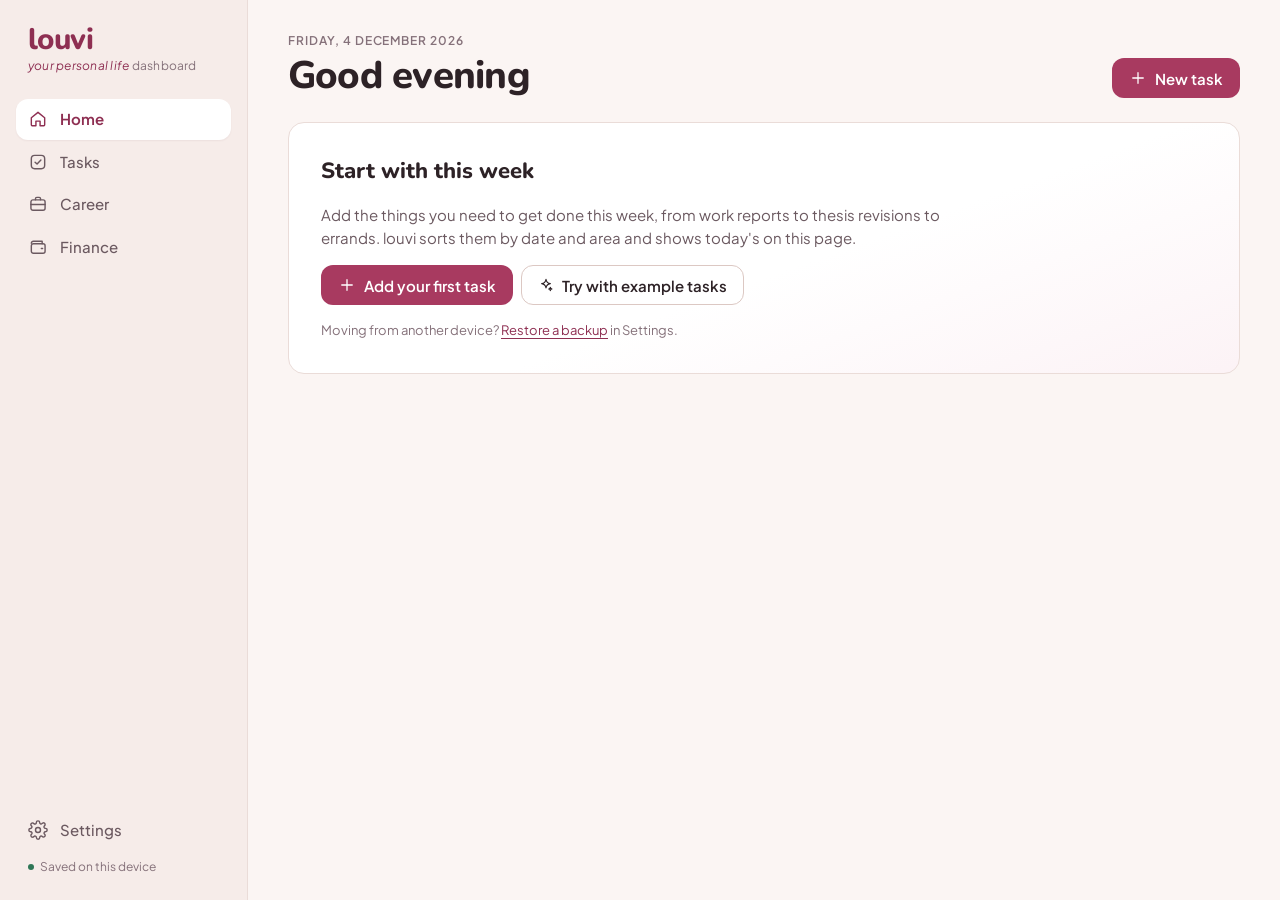
<file: index.html>
<!doctype html>
<html lang="en">
<head>
  <meta charset="utf-8">
  <meta name="viewport" content="width=device-width, initial-scale=1, viewport-fit=cover">
  <title>louvi</title>
  <meta name="description" content="louvi — your personal life dashboard">
  <meta name="theme-color" content="#FBF5F3">
  <link rel="icon" href="icons/icon.svg" type="image/svg+xml">
  <link rel="manifest" href="manifest.webmanifest">
  <link rel="apple-touch-icon" href="icons/apple-touch-icon.png">
  <meta name="apple-mobile-web-app-capable" content="yes">
  <meta name="apple-mobile-web-app-title" content="louvi">
  <meta name="apple-mobile-web-app-status-bar-style" content="default">
  <link rel="preload" href="fonts/plus-jakarta-sans.woff2" as="font" type="font/woff2" crossorigin>
  <link rel="stylesheet" href="css/tokens.css">
  <link rel="stylesheet" href="css/base.css">
  <link rel="stylesheet" href="css/components.css">
  <script>
    // Apply the saved theme before anything paints.
    try {
      var t = localStorage.getItem('louvi:theme');
      if (t === 'light' || t === 'dark') document.documentElement.setAttribute('data-theme', t);
    } catch (e) {}
  </script>
</head>
<body>
  <a class="skip-link" href="#main">Skip to content</a>

  <div class="shell">
    <aside class="sidebar" aria-label="Main">
      <a class="brand" href="#home" aria-label="louvi, home">
        <span class="brand__name">louvi</span>
        <span class="brand__tag"><em>your personal life</em> dashboard</span>
      </a>
      <nav class="nav">
        <a class="nav__link" href="#home" data-nav="home">
          <svg class="ic" width="20" height="20" viewBox="0 0 24 24" fill="none" stroke="currentColor" stroke-width="1.7" stroke-linecap="round" stroke-linejoin="round" aria-hidden="true"><path d="M4 10.5 12 4l8 6.5V19a1 1 0 0 1-1 1h-4.5v-5.5h-5V20H5a1 1 0 0 1-1-1z"/></svg>
          Home</a>
        <a class="nav__link" href="#tasks" data-nav="tasks">
          <svg class="ic" width="20" height="20" viewBox="0 0 24 24" fill="none" stroke="currentColor" stroke-width="1.7" stroke-linecap="round" stroke-linejoin="round" aria-hidden="true"><rect x="4" y="4" width="16" height="16" rx="4"/><path d="m8.5 12.2 2.4 2.3 4.6-4.9"/></svg>
          Tasks</a>
        <a class="nav__link" href="#career" data-nav="career">
          <svg class="ic" width="20" height="20" viewBox="0 0 24 24" fill="none" stroke="currentColor" stroke-width="1.7" stroke-linecap="round" stroke-linejoin="round" aria-hidden="true"><rect x="3.5" y="7" width="17" height="12.5" rx="2.5"/><path d="M9 7V5.5A1.5 1.5 0 0 1 10.5 4h3A1.5 1.5 0 0 1 15 5.5V7M3.5 12.5h17"/></svg>
          Career</a>
        <a class="nav__link" href="#finance" data-nav="finance">
          <svg class="ic" width="20" height="20" viewBox="0 0 24 24" fill="none" stroke="currentColor" stroke-width="1.7" stroke-linecap="round" stroke-linejoin="round" aria-hidden="true"><path d="M4 7.5A2.5 2.5 0 0 1 6.5 5H17v3"/><rect x="4" y="8" width="16.5" height="11.5" rx="2.5"/><path d="M16 13.75h1.5"/></svg>
          Finance</a>
      </nav>
      <div class="sidebar__foot">
        <a class="nav__link" href="#settings" data-nav="settings">
          <svg class="ic" width="20" height="20" viewBox="0 0 24 24" fill="none" stroke="currentColor" stroke-width="1.7" stroke-linecap="round" stroke-linejoin="round" aria-hidden="true"><circle cx="12" cy="12" r="3"/><path d="M19.4 15a1.7 1.7 0 0 0 .3 1.8l.1.1a2 2 0 1 1-2.8 2.8l-.1-.1a1.7 1.7 0 0 0-1.8-.3 1.7 1.7 0 0 0-1 1.5V21a2 2 0 1 1-4 0v-.1a1.7 1.7 0 0 0-1.1-1.5 1.7 1.7 0 0 0-1.8.3l-.1.1a2 2 0 1 1-2.8-2.8l.1-.1a1.7 1.7 0 0 0 .3-1.8 1.7 1.7 0 0 0-1.5-1H3a2 2 0 1 1 0-4h.1a1.7 1.7 0 0 0 1.5-1.1 1.7 1.7 0 0 0-.3-1.8l-.1-.1a2 2 0 1 1 2.8-2.8l.1.1a1.7 1.7 0 0 0 1.8.3H9a1.7 1.7 0 0 0 1-1.5V3a2 2 0 1 1 4 0v.1a1.7 1.7 0 0 0 1 1.5 1.7 1.7 0 0 0 1.8-.3l.1-.1a2 2 0 1 1 2.8 2.8l-.1.1a1.7 1.7 0 0 0-.3 1.8V9a1.7 1.7 0 0 0 1.5 1H21a2 2 0 1 1 0 4h-.1a1.7 1.7 0 0 0-1.5 1z"/></svg>
          Settings</a>
        <p class="save-status" id="save-status" aria-live="polite">Loading…</p>
      </div>
    </aside>

    <header class="topbar">
      <a class="brand brand--compact" href="#home" aria-label="louvi, home"><span class="brand__name">louvi</span></a>
      <a class="icon-btn topbar__settings" href="#settings" data-nav="settings" aria-label="Settings"><svg class="ic" width="20" height="20" viewBox="0 0 24 24" fill="none" stroke="currentColor" stroke-width="1.7" stroke-linecap="round" stroke-linejoin="round" aria-hidden="true"><circle cx="12" cy="12" r="3"/><path d="M19.4 15a1.7 1.7 0 0 0 .3 1.8l.1.1a2 2 0 1 1-2.8 2.8l-.1-.1a1.7 1.7 0 0 0-1.8-.3 1.7 1.7 0 0 0-1 1.5V21a2 2 0 1 1-4 0v-.1a1.7 1.7 0 0 0-1.1-1.5 1.7 1.7 0 0 0-1.8.3l-.1.1a2 2 0 1 1-2.8-2.8l.1-.1a1.7 1.7 0 0 0 .3-1.8 1.7 1.7 0 0 0-1.5-1H3a2 2 0 1 1 0-4h.1a1.7 1.7 0 0 0 1.5-1.1 1.7 1.7 0 0 0-.3-1.8l-.1-.1a2 2 0 1 1 2.8-2.8l.1.1a1.7 1.7 0 0 0 1.8.3H9a1.7 1.7 0 0 0 1-1.5V3a2 2 0 1 1 4 0v.1a1.7 1.7 0 0 0 1 1.5 1.7 1.7 0 0 0 1.8-.3l.1-.1a2 2 0 1 1 2.8 2.8l-.1.1a1.7 1.7 0 0 0-.3 1.8V9a1.7 1.7 0 0 0 1.5 1H21a2 2 0 1 1 0 4h-.1a1.7 1.7 0 0 0-1.5 1z"/></svg></a>
    </header>

    <main id="main" class="main" tabindex="-1">
      <div class="global-banner banner banner--error" id="global-banner" role="alert" hidden><p></p></div>
      <div id="view">
        <div class="page page--loading" aria-busy="true">
          <div class="skeleton skeleton--title"></div>
          <div class="skeleton skeleton--line"></div>
          <div class="skeleton skeleton--card"></div>
          <p class="sr-only">Loading your data…</p>
        </div>
      </div>
    </main>

    <nav class="tabbar" aria-label="Main">
      <a class="tabbar__link" href="#home" data-nav="home">
        <svg class="ic" width="22" height="22" viewBox="0 0 24 24" fill="none" stroke="currentColor" stroke-width="1.7" stroke-linecap="round" stroke-linejoin="round" aria-hidden="true"><path d="M4 10.5 12 4l8 6.5V19a1 1 0 0 1-1 1h-4.5v-5.5h-5V20H5a1 1 0 0 1-1-1z"/></svg>
        <span>Home</span></a>
      <a class="tabbar__link" href="#tasks" data-nav="tasks">
        <svg class="ic" width="22" height="22" viewBox="0 0 24 24" fill="none" stroke="currentColor" stroke-width="1.7" stroke-linecap="round" stroke-linejoin="round" aria-hidden="true"><rect x="4" y="4" width="16" height="16" rx="4"/><path d="m8.5 12.2 2.4 2.3 4.6-4.9"/></svg>
        <span>Tasks</span></a>
      <button type="button" class="tabbar__add" data-quick-add aria-label="Add new"></button>
      <a class="tabbar__link" href="#career" data-nav="career">
        <svg class="ic" width="22" height="22" viewBox="0 0 24 24" fill="none" stroke="currentColor" stroke-width="1.7" stroke-linecap="round" stroke-linejoin="round" aria-hidden="true"><rect x="3.5" y="7" width="17" height="12.5" rx="2.5"/><path d="M9 7V5.5A1.5 1.5 0 0 1 10.5 4h3A1.5 1.5 0 0 1 15 5.5V7M3.5 12.5h17"/></svg>
        <span>Career</span></a>
      <a class="tabbar__link" href="#finance" data-nav="finance">
        <svg class="ic" width="22" height="22" viewBox="0 0 24 24" fill="none" stroke="currentColor" stroke-width="1.7" stroke-linecap="round" stroke-linejoin="round" aria-hidden="true"><path d="M4 7.5A2.5 2.5 0 0 1 6.5 5H17v3"/><rect x="4" y="8" width="16.5" height="11.5" rx="2.5"/><path d="M16 13.75h1.5"/></svg>
        <span>Finance</span></a>
    </nav>
  </div>

  <noscript><p class="noscript">louvi needs JavaScript turned on.</p></noscript>

  <script type="module" src="js/app.js"></script>
  <script>
    // If the app hasn't started after 10 seconds (e.g. a file failed to load), say so.
    setTimeout(function () {
      if (document.documentElement.dataset.ready) return;
      var m = document.getElementById('view');
      if (m) m.innerHTML = '<div class="page"><div class="empty"><h1 class="empty__title">louvi is taking too long to start</h1>' +
        '<p class="empty__text">A file may have failed to load. Your data is safe. Check your connection and reload.</p>' +
        '<button type="button" class="btn btn--primary" onclick="location.reload()">Reload</button></div></div>';
    }, 10000);
  </script>
</body>
</html>
</file>
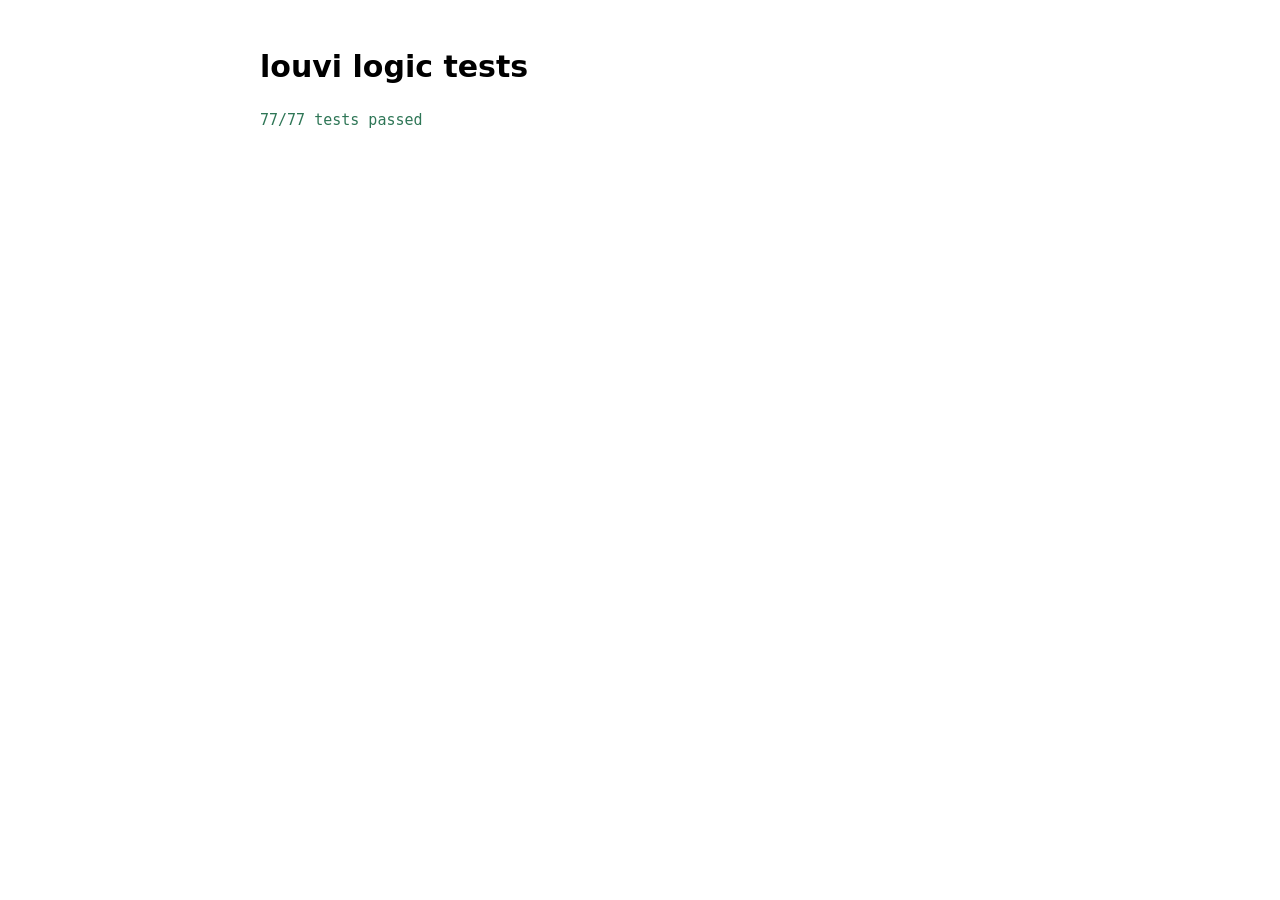
<file: tests/index.html>
<!doctype html>
<html lang="en">
<head>
  <meta charset="utf-8">
  <meta name="viewport" content="width=device-width, initial-scale=1">
  <title>louvi tests</title>
  <style>
    body { font: 15px/1.5 system-ui, sans-serif; padding: 24px; max-width: 760px; margin: auto; }
    pre { white-space: pre-wrap; }
    .pass { color: #2E7656; } .fail { color: #B3261E; }
  </style>
</head>
<body>
  <h1>louvi logic tests</h1>
  <pre id="out">Running…</pre>
  <script type="module">
    import { run } from './tests.js';
    const out = document.getElementById('out');
    const lines = [];
    const res = await run((l) => lines.push(l));
    out.textContent = lines.join('\n');
    out.className = res.failures.length ? 'fail' : 'pass';
  </script>
</body>
</html>
</file>
<file: css/tokens.css>
/* Louvi design tokens.
   Layout: soft cream canvas, a quiet sidebar, white cards only where content needs a container.
   Pink is used for surfaces and highlights; text and buttons use a deep rose so they stay readable. */

@font-face {
  font-family: 'Plus Jakarta Sans';
  src: url('../fonts/plus-jakarta-sans.woff2') format('woff2');
  font-weight: 200 800;
  font-style: normal;
  font-display: swap;
}
@font-face {
  font-family: 'Plus Jakarta Sans';
  src: url('../fonts/plus-jakarta-sans-italic.woff2') format('woff2');
  font-weight: 200 800;
  font-style: italic;
  font-display: swap;
}
@font-face {
  font-family: 'Nunito';
  src: url('../fonts/nunito.woff2') format('woff2');
  font-weight: 100 900;
  font-style: normal;
  font-display: swap;
}

:root {
  /* type */
  --font-body: 'Plus Jakarta Sans', ui-sans-serif, system-ui, -apple-system, 'Segoe UI', Roboto, sans-serif;
  --font-display: 'Nunito', ui-rounded, 'SF Pro Rounded', var(--font-body);
  --fs-xs: 0.75rem;   /* 12 */
  --fs-sm: 0.8125rem; /* 13 */
  --fs-md: 0.9375rem; /* 15 */
  --fs-lg: 1.0625rem; /* 17 */
  --fs-xl: 1.375rem;  /* 22 */
  --fs-2xl: 1.875rem; /* 30 */

  /* space */
  --sp-1: 4px; --sp-2: 8px; --sp-3: 12px; --sp-4: 16px; --sp-5: 20px; --sp-6: 24px; --sp-8: 32px; --sp-10: 40px;

  /* shape */
  --r-sm: 8px; --r-md: 12px; --r-lg: 16px; --r-pill: 999px;

  /* color — light */
  --bg: #FBF5F3;
  --bg-sidebar: #F6ECE9;
  --surface: #FFFFFF;
  --surface-2: #F8EFED;
  --surface-hover: #F4E7E4;
  --line: #EADCD8;
  --line-strong: #DCC8C3;
  --text: #2D2226;
  --text-2: #6B5960;
  --text-3: #85717A;

  --accent: #A83A60;
  --accent-hover: #922E52;
  --on-accent: #FFFFFF;
  --accent-soft: #F8E2E9;
  --accent-soft-2: #F2D0DB;
  --accent-text: #8E2F52;
  --focus: #C2577D;

  --danger: #B3261E;
  --danger-soft: #FCEBE9;
  --warn: #A6600A;
  --warn-soft: #FDF1DD;
  --ok: #2E7656;
  --ok-soft: #E2F2E9;
  --muted-soft: #EFE8E6;

  --shadow-sm: 0 1px 2px rgba(78, 40, 52, 0.06);
  --shadow-md: 0 1px 2px rgba(78, 40, 52, 0.05), 0 6px 18px rgba(78, 40, 52, 0.07);
  --shadow-lg: 0 18px 50px rgba(60, 25, 38, 0.18);
  --backdrop: rgba(45, 25, 32, 0.32);

  /* area colors: dot/strong + soft chip background + chip text */
  --area-work: #6E7FD0;     --area-work-soft: #E8EBFA;     --area-work-text: #3F4F9C;
  --area-thesis: #9A6BC4;   --area-thesis-soft: #F1E8F9;   --area-thesis-text: #6A3E93;
  --area-career: #C47F4E;   --area-career-soft: #FBEDE2;   --area-career-text: #8A4C21;
  --area-personal: #D0628B; --area-personal-soft: #FBE5EE; --area-personal-text: #9A2E58;
  --area-plans: #3F9384;    --area-plans-soft: #E1F2EE;    --area-plans-text: #24675B;

  color-scheme: light;
}

@media (prefers-color-scheme: dark) {
  :root:not([data-theme="light"]) {
    --bg: #1B1416;
    --bg-sidebar: #20181B;
    --surface: #261D20;
    --surface-2: #2E2327;
    --surface-hover: #35292D;
    --line: #3B2E33;
    --line-strong: #4C3B41;
    --text: #F5EAED;
    --text-2: #C9B5BC;
    --text-3: #A8939A;
    --accent: #F29DBB;
    --accent-hover: #F7B6CD;
    --on-accent: #2A1019;
    --accent-soft: #43252F;
    --accent-soft-2: #55303D;
    --accent-text: #F5B3CA;
    --focus: #F29DBB;
    --danger: #FF8E86;
    --danger-soft: #4A2321;
    --warn: #F2B65E;
    --warn-soft: #43321A;
    --ok: #7FD1A8;
    --ok-soft: #1E3529;
    --muted-soft: #33292C;
    --shadow-sm: 0 1px 2px rgba(0, 0, 0, 0.3);
    --shadow-md: 0 1px 2px rgba(0, 0, 0, 0.3), 0 8px 22px rgba(0, 0, 0, 0.25);
    --shadow-lg: 0 18px 50px rgba(0, 0, 0, 0.5);
    --backdrop: rgba(8, 4, 6, 0.6);
    --area-work: #93A2EC;     --area-work-soft: #262B45;     --area-work-text: #B9C3F5;
    --area-thesis: #BD95E2;   --area-thesis-soft: #33253F;   --area-thesis-text: #D7BEF0;
    --area-career: #E2A479;   --area-career-soft: #3F2B1E;   --area-career-text: #F0C5A6;
    --area-personal: #EE8DB1; --area-personal-soft: #43222F; --area-personal-text: #F6BCD1;
    --area-plans: #6FC3B3;    --area-plans-soft: #1D3633;    --area-plans-text: #A7E0D5;
    color-scheme: dark;
  }
}

:root[data-theme="dark"] {
  --bg: #1B1416;
  --bg-sidebar: #20181B;
  --surface: #261D20;
  --surface-2: #2E2327;
  --surface-hover: #35292D;
  --line: #3B2E33;
  --line-strong: #4C3B41;
  --text: #F5EAED;
  --text-2: #C9B5BC;
  --text-3: #A8939A;
  --accent: #F29DBB;
  --accent-hover: #F7B6CD;
  --on-accent: #2A1019;
  --accent-soft: #43252F;
  --accent-soft-2: #55303D;
  --accent-text: #F5B3CA;
  --focus: #F29DBB;
  --danger: #FF8E86;
  --danger-soft: #4A2321;
  --warn: #F2B65E;
  --warn-soft: #43321A;
  --ok: #7FD1A8;
  --ok-soft: #1E3529;
  --muted-soft: #33292C;
  --shadow-sm: 0 1px 2px rgba(0, 0, 0, 0.3);
  --shadow-md: 0 1px 2px rgba(0, 0, 0, 0.3), 0 8px 22px rgba(0, 0, 0, 0.25);
  --shadow-lg: 0 18px 50px rgba(0, 0, 0, 0.5);
  --backdrop: rgba(8, 4, 6, 0.6);
  --area-work: #93A2EC;     --area-work-soft: #262B45;     --area-work-text: #B9C3F5;
  --area-thesis: #BD95E2;   --area-thesis-soft: #33253F;   --area-thesis-text: #D7BEF0;
  --area-career: #E2A479;   --area-career-soft: #3F2B1E;   --area-career-text: #F0C5A6;
  --area-personal: #EE8DB1; --area-personal-soft: #43222F; --area-personal-text: #F6BCD1;
  --area-plans: #6FC3B3;    --area-plans-soft: #1D3633;    --area-plans-text: #A7E0D5;
  color-scheme: dark;
}
</file>
<file: css/base.css>
/* Base: reset, typography, page shell (sidebar on desktop, top bar + tab bar on phones). */

*, *::before, *::after { box-sizing: border-box; }
html { -webkit-text-size-adjust: 100%; }
body {
  margin: 0;
  min-height: 100vh;
  background: var(--bg);
  color: var(--text);
  font-family: var(--font-body);
  font-size: var(--fs-md);
  line-height: 1.5;
  -webkit-font-smoothing: antialiased;
}
h1, h2, h3, p, ul, ol, dl, dd, figure, fieldset { margin: 0; }
ul, ol { padding: 0; list-style: none; }
fieldset { border: 0; padding: 0; min-width: 0; }
legend { padding: 0; }
button, input, select, textarea { font: inherit; color: inherit; }
button { cursor: pointer; }
a { color: var(--accent-text); text-underline-offset: 3px; }
img, svg { max-width: 100%; }
.ic { flex-shrink: 0; display: block; }
[hidden] { display: none !important; }

:focus-visible { outline: 2px solid var(--focus); outline-offset: 2px; }
::selection { background: var(--accent-soft-2); }

.sr-only {
  position: absolute !important; width: 1px; height: 1px; padding: 0; margin: -1px;
  overflow: hidden; clip: rect(0 0 0 0); white-space: nowrap; border: 0;
}
.skip-link {
  position: absolute; left: var(--sp-4); top: -100px; z-index: 100;
  background: var(--surface); padding: var(--sp-2) var(--sp-4); border-radius: var(--r-sm); box-shadow: var(--shadow-md);
}
.skip-link:focus { top: var(--sp-4); }
.mono { font-family: ui-monospace, SFMono-Regular, Menlo, Consolas, monospace; font-size: var(--fs-sm); }
.text-warn { color: var(--danger); font-weight: 600; }
.noscript { padding: var(--sp-6); }

/* ---------- shell ---------- */

.shell {
  display: grid;
  grid-template-columns: 248px minmax(0, 1fr);
  min-height: 100vh;
}

.sidebar {
  position: sticky; top: 0;
  height: 100vh;
  display: flex; flex-direction: column; gap: var(--sp-6);
  padding: var(--sp-6) var(--sp-4);
  background: var(--bg-sidebar);
  border-right: 1px solid var(--line);
}
.brand { display: flex; flex-direction: column; gap: 2px; text-decoration: none; color: var(--text); padding: 0 var(--sp-3); }
.brand__name {
  font-family: var(--font-display);
  font-size: 1.85rem; line-height: 1.05; font-weight: 800;
  letter-spacing: -0.02em;
  color: var(--accent-text);
}
.brand__tag { font-size: var(--fs-xs); color: var(--text-3); letter-spacing: 0.02em; }
.brand__tag em { font-style: italic; color: var(--accent-text); }

.nav { display: flex; flex-direction: column; gap: 2px; }
.nav__link {
  display: flex; align-items: center; gap: var(--sp-3);
  padding: 9px var(--sp-3);
  border-radius: var(--r-md);
  color: var(--text-2); text-decoration: none; font-weight: 500;
}
.nav__link:hover { background: var(--surface-hover); color: var(--text); }
.nav__link[aria-current="page"] { background: var(--surface); color: var(--accent-text); font-weight: 650; box-shadow: var(--shadow-sm); }
.sidebar__foot { margin-top: auto; display: flex; flex-direction: column; gap: var(--sp-2); }
.save-status { font-size: var(--fs-xs); color: var(--text-3); padding: 0 var(--sp-3); display: flex; align-items: center; gap: 6px; }
.save-status::before { content: ''; width: 6px; height: 6px; border-radius: 50%; background: var(--ok); }
.save-status.is-error { color: var(--danger); font-weight: 600; }
.save-status.is-error::before { background: var(--danger); }

.topbar, .tabbar, .hide-desktop { display: none; }

.main {
  min-width: 0;
  padding: var(--sp-8) clamp(var(--sp-4), 4vw, var(--sp-10)) var(--sp-10);
  outline: none;
}
.page { max-width: 1080px; margin: 0 auto; display: flex; flex-direction: column; gap: var(--sp-6); }
.page--settings { max-width: 760px; }
.global-banner { max-width: 1080px; margin: 0 auto var(--sp-5); }

/* loading skeleton */
.skeleton { background: var(--surface-2); border-radius: var(--r-md); animation: pulse 1.4s ease-in-out infinite; }
.skeleton--title { height: 36px; width: 280px; max-width: 70%; }
.skeleton--line { height: 16px; width: 200px; max-width: 50%; }
.skeleton--card { height: 220px; border-radius: var(--r-lg); }
@keyframes pulse { 50% { opacity: 0.55; } }

/* ---------- phones & small tablets ---------- */
@media (max-width: 860px) {
  .shell { grid-template-columns: minmax(0, 1fr); }
  .sidebar { display: none; }
  .topbar {
    display: flex; align-items: center;
    position: sticky; top: 0; z-index: 20;
    padding: calc(var(--sp-3) + env(safe-area-inset-top, 0px)) var(--sp-4) var(--sp-3);
    background: color-mix(in srgb, var(--bg) 88%, transparent);
    backdrop-filter: blur(10px);
    -webkit-backdrop-filter: blur(10px);
    border-bottom: 1px solid var(--line);
  }
  .brand--compact { padding: 0; }
  .topbar { justify-content: space-between; }
  .topbar__settings[aria-current="page"] { color: var(--accent-text); background: var(--accent-soft); }
  .hide-desktop { display: inline-flex !important; }
  .brand--compact .brand__name { font-size: 1.4rem; }
  .main { padding: var(--sp-5) var(--sp-4) calc(96px + env(safe-area-inset-bottom, 0px)); }
  .page { gap: var(--sp-5); }

  .tabbar {
    display: grid; grid-template-columns: repeat(5, 1fr); align-items: center;
    position: fixed; left: 0; right: 0; bottom: 0; z-index: 30;
    padding: var(--sp-2) var(--sp-2) calc(var(--sp-2) + env(safe-area-inset-bottom, 0px));
    background: var(--surface);
    border-top: 1px solid var(--line);
    box-shadow: 0 -4px 16px rgba(60, 25, 38, 0.05);
  }
  .tabbar__link {
    display: flex; flex-direction: column; align-items: center; gap: 2px;
    padding: 6px 0; color: var(--text-3); text-decoration: none; font-size: 11px; font-weight: 600;
    border-radius: var(--r-md);
  }
  .tabbar__link[aria-current="page"] { color: var(--accent-text); }
  .tabbar__add {
    justify-self: center;
    width: 52px; height: 44px; border-radius: 16px; border: 0;
    display: grid; place-items: center;
    background: var(--accent); color: var(--on-accent);
    box-shadow: 0 4px 14px color-mix(in srgb, var(--accent) 35%, transparent);
  }
  .tabbar__add:active { transform: scale(0.96); }
  .hide-mobile { display: none !important; }
}

@media (prefers-reduced-motion: reduce) {
  *, *::before, *::after { animation-duration: 0.01ms !important; transition-duration: 0.01ms !important; scroll-behavior: auto !important; }
}
</file>
<file: css/components.css>
/* Components. Ordered: page header, buttons, form controls, chips, cards, lists,
   tasks, home, banners & empty states, dialog, toast, settings. */

/* ---------- page header ---------- */
.page-head { display: flex; align-items: flex-end; justify-content: space-between; gap: var(--sp-4); flex-wrap: wrap; }
.page-head > div:first-child { min-width: 0; display: flex; flex-direction: column; gap: 4px; }
.page-title {
  font-family: var(--font-display);
  font-size: var(--fs-2xl); line-height: 1.15; font-weight: 800;
  letter-spacing: -0.02em;
  text-wrap: balance;
}
.page-sub { color: var(--text-2); font-size: var(--fs-md); }
.eyebrow { font-size: var(--fs-xs); font-weight: 600; letter-spacing: 0.08em; text-transform: uppercase; color: var(--text-3); }

/* ---------- buttons ---------- */
.btn {
  display: inline-flex; align-items: center; justify-content: center; gap: var(--sp-2);
  min-height: 40px; padding: 0 var(--sp-4);
  border-radius: var(--r-md); border: 1px solid transparent;
  font-weight: 600; font-size: var(--fs-md); line-height: 1; white-space: nowrap;
  text-decoration: none;
  transition: background-color .15s, border-color .15s, color .15s, transform .1s;
}
.btn:active:not(:disabled) { transform: translateY(1px); }
.btn:disabled { opacity: 0.45; cursor: not-allowed; }
.btn--sm { min-height: 34px; padding: 0 var(--sp-3); font-size: var(--fs-sm); border-radius: 10px; }
.btn--primary { background: var(--accent); color: var(--on-accent); }
.btn--primary:hover:not(:disabled) { background: var(--accent-hover); }
.btn--ghost { background: var(--surface); border-color: var(--line-strong); color: var(--text); }
.btn--ghost:hover:not(:disabled) { background: var(--surface-hover); }
.btn--danger { background: var(--danger); color: #fff; }
:root[data-theme="dark"] .btn--danger { color: #2A0F0D; }
@media (prefers-color-scheme: dark) { :root:not([data-theme="light"]) .btn--danger { color: #2A0F0D; } }
.btn--danger:hover:not(:disabled) { filter: brightness(0.93); }
.btn--danger-outline { background: transparent; border-color: var(--danger); color: var(--danger); }
.btn--danger-outline:hover { background: var(--danger-soft); }
.btn--danger-text { color: var(--danger); }
.btn-row { display: flex; flex-wrap: wrap; gap: var(--sp-2); }
.spacer { flex: 1; }

.icon-btn {
  display: inline-grid; place-items: center; width: 36px; height: 36px; flex-shrink: 0;
  border-radius: 10px; border: 0; background: transparent; color: var(--text-2);
}
.icon-btn:hover { background: var(--surface-hover); color: var(--text); }
.icon-btn--danger:hover { background: var(--danger-soft); color: var(--danger); }

.link-btn {
  display: inline-flex; align-items: center; gap: 4px;
  border: 0; background: none; padding: 4px 0;
  color: var(--accent-text); font-weight: 600; font-size: var(--fs-sm);
}
.link-btn:hover { text-decoration: underline; text-underline-offset: 3px; }

.file-btn { position: relative; cursor: pointer; }
.file-btn:focus-within { outline: 2px solid var(--focus); outline-offset: 2px; }

/* ---------- form controls ---------- */
.form { display: flex; flex-direction: column; gap: var(--sp-5); }
.field { display: flex; flex-direction: column; gap: 6px; min-width: 0; }
.field__label { font-size: var(--fs-sm); font-weight: 600; color: var(--text-2); }
.field__optional { font-weight: 500; color: var(--text-3); }
.field__hint { font-size: var(--fs-sm); color: var(--text-3); min-height: 0; }
.field__hint:empty { display: none; }
.field__error { font-size: var(--fs-sm); color: var(--danger); font-weight: 500; }

.input {
  width: 100%; min-width: 0;
  min-height: 42px; padding: 9px 12px;
  border: 1px solid var(--line-strong); border-radius: 10px;
  background: var(--surface); color: var(--text);
  transition: border-color .15s, box-shadow .15s;
}
.input::placeholder { color: var(--text-3); }
.input:hover { border-color: color-mix(in srgb, var(--accent) 35%, var(--line-strong)); }
.input:focus { outline: none; border-color: var(--accent); box-shadow: 0 0 0 3px var(--accent-soft-2); }
.input[aria-invalid="true"] { border-color: var(--danger); }
.input--lg { font-size: var(--fs-lg); min-height: 48px; }
.input--sm { min-height: 34px; padding: 5px 10px; font-size: var(--fs-sm); width: auto; }
textarea.input { resize: vertical; line-height: 1.5; }
select.input {
  appearance: none; -webkit-appearance: none;
  padding-right: 34px;
  background-image: linear-gradient(45deg, transparent 50%, var(--text-3) 50%), linear-gradient(135deg, var(--text-3) 50%, transparent 50%);
  background-position: calc(100% - 17px) 52%, calc(100% - 12px) 52%;
  background-size: 5px 5px; background-repeat: no-repeat;
}
input[type="date"].input { font-variant-numeric: tabular-nums; }

/* segmented control: radio-based (forms) and button-based (tabs) */
.segmented {
  display: inline-flex; gap: 2px; padding: 3px;
  background: var(--surface-2); border: 1px solid var(--line); border-radius: 12px;
  max-width: 100%; overflow-x: auto; scrollbar-width: none;
}
.segmented::-webkit-scrollbar { display: none; }
.segmented--wrap { flex-wrap: wrap; overflow: visible; }
.seg { position: relative; }
.seg input { position: absolute; opacity: 0; inset: 0; margin: 0; cursor: pointer; }
.seg span, .seg-btn {
  display: inline-flex; align-items: center; gap: 6px;
  min-height: 34px; padding: 0 12px; border-radius: 9px; border: 0;
  background: transparent; color: var(--text-2); font-weight: 600; font-size: var(--fs-sm); white-space: nowrap;
}
.seg input:checked + span, .seg-btn.is-active { background: var(--surface); color: var(--text); box-shadow: var(--shadow-sm); }
.seg input:focus-visible + span { outline: 2px solid var(--focus); outline-offset: 1px; }
.seg-btn:hover:not(.is-active), .seg:hover input:not(:checked) + span { color: var(--text); }
.seg-btn .count { font-size: var(--fs-xs); color: var(--text-3); font-variant-numeric: tabular-nums; }
.seg-btn.is-active .count { color: var(--accent-text); }
/* area-colored radios in the task form */
.seg--work input:checked + span { background: var(--area-work-soft); color: var(--area-work-text); }
.seg--thesis input:checked + span { background: var(--area-thesis-soft); color: var(--area-thesis-text); }
.seg--career input:checked + span { background: var(--area-career-soft); color: var(--area-career-text); }
.seg--personal input:checked + span { background: var(--area-personal-soft); color: var(--area-personal-text); }
.seg--plans input:checked + span { background: var(--area-plans-soft); color: var(--area-plans-text); }

.due-row { display: flex; flex-wrap: wrap; gap: var(--sp-2); align-items: center; }
.due-row .input { width: auto; flex: 0 1 190px; }
.quick-dates { display: flex; flex-wrap: wrap; gap: 6px; }
.chip-btn {
  min-height: 32px; padding: 0 11px; border-radius: var(--r-pill);
  border: 1px solid var(--line-strong); background: var(--surface); color: var(--text-2);
  font-size: var(--fs-sm); font-weight: 600;
}
.chip-btn:hover { border-color: var(--accent); color: var(--accent-text); }

.weekdays { display: flex; flex-wrap: wrap; gap: 6px; margin-top: var(--sp-2); }
.day { position: relative; }
.day input { position: absolute; opacity: 0; inset: 0; margin: 0; cursor: pointer; }
.day span {
  display: grid; place-items: center; width: 46px; height: 36px; border-radius: 10px;
  border: 1px solid var(--line-strong); background: var(--surface); font-size: var(--fs-sm); font-weight: 600; color: var(--text-2);
}
.day input:checked + span { background: var(--accent-soft); border-color: var(--accent); color: var(--accent-text); }
.day input:focus-visible + span { outline: 2px solid var(--focus); outline-offset: 2px; }

/* ---------- chips & dots ---------- */
.chip {
  display: inline-flex; align-items: center; height: 22px; padding: 0 8px;
  border-radius: var(--r-pill); font-size: var(--fs-xs); font-weight: 650; letter-spacing: 0.01em;
}
.chip--work { background: var(--area-work-soft); color: var(--area-work-text); }
.chip--thesis { background: var(--area-thesis-soft); color: var(--area-thesis-text); }
.chip--career { background: var(--area-career-soft); color: var(--area-career-text); }
.chip--personal { background: var(--area-personal-soft); color: var(--area-personal-text); }
.chip--plans { background: var(--area-plans-soft); color: var(--area-plans-text); }

.dot { width: 8px; height: 8px; border-radius: 50%; flex-shrink: 0; background: var(--text-3); }
.dot--work { background: var(--area-work); }
.dot--thesis { background: var(--area-thesis); }
.dot--career { background: var(--area-career); }
.dot--personal { background: var(--area-personal); }
.dot--plans { background: var(--area-plans); }

.area-filter { display: flex; gap: 6px; flex-wrap: wrap; }
.filter-chip {
  display: inline-flex; align-items: center; gap: 7px;
  min-height: 32px; padding: 0 12px; border-radius: var(--r-pill);
  border: 1px solid var(--line); background: transparent; color: var(--text-2);
  font-size: var(--fs-sm); font-weight: 600;
}
.filter-chip:hover { background: var(--surface); }
.filter-chip.is-active { background: var(--surface); border-color: var(--line-strong); color: var(--text); box-shadow: var(--shadow-sm); }
.filter-chip .dot { width: 7px; height: 7px; }
.filter-chip--work .dot { background: var(--area-work); }
.filter-chip--thesis .dot { background: var(--area-thesis); }
.filter-chip--career .dot { background: var(--area-career); }
.filter-chip--personal .dot { background: var(--area-personal); }
.filter-chip--plans .dot { background: var(--area-plans); }

/* ---------- cards ---------- */
.card {
  background: var(--surface); border: 1px solid var(--line); border-radius: var(--r-lg);
  padding: var(--sp-5); display: flex; flex-direction: column; gap: var(--sp-3); min-width: 0;
}
.card__head { display: flex; align-items: center; justify-content: space-between; gap: var(--sp-3); }
.card__title { font-size: var(--fs-lg); font-weight: 700; letter-spacing: -0.005em; }
.more { align-self: flex-start; }

/* ---------- tasks ---------- */
.quick-add {
  display: flex; flex-direction: column; gap: var(--sp-2);
  padding: var(--sp-3); background: var(--surface); border: 1px solid var(--line); border-radius: var(--r-lg);
}
.quick-add__title { border-color: transparent; background: var(--surface-2); font-size: var(--fs-lg); }
.quick-add__title:hover { border-color: var(--line-strong); }
.quick-add__opts { display: flex; flex-wrap: wrap; gap: var(--sp-2); align-items: center; }
.quick-add__opts select.input { min-width: 120px; }

.toolbar { display: flex; flex-wrap: wrap; gap: var(--sp-3); align-items: center; justify-content: space-between; }
.search { position: relative; flex: 0 1 260px; min-width: 180px; color: var(--text-3); }
.search .ic { position: absolute; left: 11px; top: 50%; transform: translateY(-50%); pointer-events: none; }
.search .input { padding-left: 36px; min-height: 40px; }

.task-groups { display: flex; flex-direction: column; gap: var(--sp-6); }
.group { display: flex; flex-direction: column; gap: var(--sp-2); }
.group__label {
  font-size: var(--fs-xs); font-weight: 700; letter-spacing: 0.08em; text-transform: uppercase; color: var(--text-3);
  display: flex; align-items: center; gap: var(--sp-2); padding: 0 var(--sp-1);
}
.group__label--warn { color: var(--danger); }
.group__count { font-variant-numeric: tabular-nums; font-weight: 600; opacity: 0.8; }

.task-list { display: flex; flex-direction: column; }
.group .task-list { background: var(--surface); border: 1px solid var(--line); border-radius: var(--r-lg); overflow: hidden; }
.task { display: flex; align-items: flex-start; gap: var(--sp-1); padding: 0 var(--sp-2) 0 var(--sp-3); }
.task + .task { border-top: 1px solid var(--line); }
.card .task { padding-left: 0; padding-right: 0; }
.check {
  flex-shrink: 0; margin-top: 11px;
  width: 24px; height: 24px; border-radius: 8px;
  display: grid; place-items: center;
  border: 1.5px solid var(--line-strong); background: var(--surface); color: transparent;
  transition: background-color .15s, border-color .15s, color .15s;
}
.check:hover { border-color: var(--accent); color: var(--accent-soft-2); }
.check[aria-checked="true"] { background: var(--accent); border-color: var(--accent); color: var(--on-accent); }
.task__main {
  flex: 1; min-width: 0; text-align: left;
  display: flex; flex-direction: column; gap: 4px;
  padding: 11px var(--sp-2); border: 0; background: transparent; border-radius: 10px;
}
.task__main:hover .task__title { color: var(--accent-text); }
.task__title { font-weight: 550; overflow-wrap: anywhere; display: inline; }
.task.is-low .task__title { color: var(--text-2); font-weight: 500; }
.task.is-done .task__title { color: var(--text-3); text-decoration: line-through; text-decoration-color: var(--line-strong); }
.prio { display: inline-flex; vertical-align: -2px; margin-right: 5px; color: var(--accent); }
.task__meta { display: flex; flex-wrap: wrap; align-items: center; gap: 6px 10px; }
.meta { display: inline-flex; align-items: center; gap: 4px; font-size: var(--fs-sm); color: var(--text-3); font-variant-numeric: tabular-nums; }
.meta--overdue { color: var(--danger); font-weight: 600; }
.meta--sample { font-size: var(--fs-xs); border: 1px dashed var(--line-strong); border-radius: var(--r-pill); padding: 0 7px; }
.list-note { font-size: var(--fs-sm); color: var(--text-3); text-align: center; }

/* ---------- home ---------- */
.page-head--home .page-title { font-size: clamp(1.75rem, 1.2rem + 2vw, 2.4rem); }
.home-grid { display: grid; grid-template-columns: minmax(0, 1.35fr) minmax(0, 1fr); gap: var(--sp-5); align-items: start; }
.home-grid__main, .home-grid__side { display: flex; flex-direction: column; gap: var(--sp-5); min-width: 0; }
.card--today { padding-bottom: var(--sp-3); }

.agenda { display: flex; flex-direction: column; }
.agenda__day { display: grid; grid-template-columns: 44px minmax(0, 1fr); gap: var(--sp-3); padding: var(--sp-2) 0; }
.agenda__day + .agenda__day { border-top: 1px solid var(--line); }
.agenda__date { display: flex; flex-direction: column; align-items: center; line-height: 1.1; padding-top: 5px; }
.agenda__dow { font-size: 11px; font-weight: 700; letter-spacing: 0.06em; text-transform: uppercase; color: var(--text-3); }
.agenda__num { font-family: var(--font-display); font-size: 1.3rem; font-weight: 800; color: var(--text); font-variant-numeric: tabular-nums; }
.agenda__items { display: flex; flex-direction: column; min-width: 0; }
.agenda__item {
  display: flex; align-items: center; gap: var(--sp-2); width: 100%; text-align: left;
  padding: 6px 8px; border: 0; background: transparent; border-radius: 8px;
}
.agenda__item:hover { background: var(--surface-2); }
.agenda__title { overflow: hidden; text-overflow: ellipsis; white-space: nowrap; min-width: 0; }

.area-list { display: flex; flex-direction: column; }
.area-row {
  display: flex; align-items: center; gap: var(--sp-3); width: 100%;
  padding: 9px 8px; border: 0; background: transparent; border-radius: 10px; text-align: left;
}
.area-row:hover { background: var(--surface-2); }
.area-row__name { flex: 1; font-weight: 550; }
.area-row__warn { font-size: var(--fs-xs); font-weight: 650; color: var(--danger); }
.area-row__count { font-variant-numeric: tabular-nums; font-weight: 700; min-width: 2ch; text-align: right; }

.welcome { padding: var(--sp-8); gap: var(--sp-4); background: linear-gradient(160deg, var(--surface) 55%, var(--accent-soft) 160%); }
.welcome__title { font-family: var(--font-display); font-size: var(--fs-xl); font-weight: 800; }
.welcome__text { color: var(--text-2); max-width: 58ch; }
.welcome__actions { display: flex; flex-wrap: wrap; gap: var(--sp-2); }
.welcome__foot { font-size: var(--fs-sm); color: var(--text-3); }

/* ---------- banners & empty states ---------- */
.banner {
  display: flex; align-items: center; gap: var(--sp-3); flex-wrap: wrap;
  padding: var(--sp-3) var(--sp-4); border-radius: var(--r-md);
  background: var(--warn-soft); color: var(--text); font-size: var(--fs-sm);
}
.banner > .ic { color: var(--warn); }
.banner p { flex: 1; min-width: 200px; }
.banner--soft { background: var(--accent-soft); }
.banner--soft > .ic { color: var(--accent-text); }
.banner--error { background: var(--danger-soft); color: var(--danger); font-weight: 600; }

.empty { display: flex; flex-direction: column; align-items: center; text-align: center; gap: var(--sp-3); padding: var(--sp-10) var(--sp-4); }
.empty--compact { padding: var(--sp-8) var(--sp-4); background: var(--surface); border: 1px dashed var(--line-strong); border-radius: var(--r-lg); }
.empty--inline { align-items: flex-start; text-align: left; padding: var(--sp-2) 0 var(--sp-3); gap: 4px; }
.empty__icon { width: 56px; height: 56px; border-radius: 18px; display: grid; place-items: center; background: var(--accent-soft); color: var(--accent-text); }
.empty__title { font-weight: 700; font-size: var(--fs-lg); }
.empty__text { color: var(--text-2); max-width: 46ch; }

/* ---------- dialog ---------- */
.dialog {
  padding: 0; border: 0; background: transparent; color: var(--text);
  width: min(560px, calc(100vw - 32px)); max-height: calc(100dvh - 32px);
}
.dialog--sm { width: min(420px, calc(100vw - 32px)); }
.dialog::backdrop { background: var(--backdrop); backdrop-filter: blur(2px); }
.dialog__panel {
  display: flex; flex-direction: column; max-height: calc(100dvh - 32px);
  background: var(--surface); border-radius: 20px; box-shadow: var(--shadow-lg); border: 1px solid var(--line);
}
.dialog__head { display: flex; align-items: center; justify-content: space-between; gap: var(--sp-3); padding: var(--sp-5) var(--sp-5) 0; }
.dialog__title { font-family: var(--font-display); font-size: var(--fs-xl); font-weight: 800; }
.dialog__body { padding: var(--sp-5); overflow-y: auto; }
.dialog__msg { color: var(--text-2); margin-bottom: var(--sp-4); }
.dialog__msg:last-child { margin-bottom: 0; }
.dialog__foot {
  display: flex; align-items: center; gap: var(--sp-2); flex-wrap: wrap; justify-content: flex-end;
  padding: var(--sp-4) var(--sp-5); border-top: 1px solid var(--line);
}
.dialog[open] .dialog__panel { animation: rise .18s ease-out; }
@keyframes rise { from { transform: translateY(8px); opacity: 0; } }

@media (max-width: 600px) {
  .dialog { width: 100vw; max-width: 100vw; margin: auto 0 0; max-height: 92dvh; }
  .dialog__panel { border-radius: 20px 20px 0 0; max-height: 92dvh; padding-bottom: env(safe-area-inset-bottom, 0px); }
  .dialog--sm { width: 100vw; }
}

/* ---------- toast ---------- */
.toast-region {
  position: fixed; z-index: 1000; left: 50%; transform: translateX(-50%);
  bottom: calc(24px + env(safe-area-inset-bottom, 0px));
  width: min(480px, calc(100vw - 32px)); display: flex; justify-content: center; pointer-events: none;
}
.toast {
  pointer-events: auto; display: flex; align-items: center; gap: var(--sp-3);
  padding: 10px 10px 10px 16px; border-radius: 14px;
  background: var(--text); color: var(--bg); box-shadow: var(--shadow-lg); font-size: var(--fs-sm); font-weight: 500;
  animation: rise .18s ease-out;
}
.toast.is-leaving { opacity: 0; transition: opacity .18s; }
.toast--error { background: var(--danger); color: #fff; }
.toast__msg { flex: 1; }
.toast__action { border: 0; background: transparent; color: var(--accent-soft-2); font-weight: 700; padding: 6px 8px; border-radius: 8px; }
.toast__close { border: 0; background: transparent; color: inherit; opacity: 0.7; font-size: 18px; width: 30px; height: 30px; border-radius: 8px; }
.toast__action:hover, .toast__close:hover { background: color-mix(in srgb, var(--bg) 15%, transparent); }
@media (max-width: 860px) { .toast-region { bottom: calc(84px + env(safe-area-inset-bottom, 0px)); } }

/* ---------- settings ---------- */
.settings { display: flex; flex-direction: column; gap: var(--sp-4); }
.s-section {
  display: flex; flex-direction: column; gap: var(--sp-3);
  padding: var(--sp-5); background: var(--surface); border: 1px solid var(--line); border-radius: var(--r-lg);
}
.s-section--danger { border-color: color-mix(in srgb, var(--danger) 35%, var(--line)); }
.s-title { font-size: var(--fs-lg); font-weight: 700; }
.s-text { color: var(--text-2); max-width: 62ch; }
.s-text--muted { color: var(--text-3); font-size: var(--fs-sm); }
.s-status { font-size: var(--fs-sm); color: var(--text-2); display: flex; align-items: center; gap: 6px; flex-wrap: wrap; }
.s-section .field .input:not(textarea) { max-width: 360px; }

.rows { display: flex; flex-direction: column; border: 1px solid var(--line); border-radius: var(--r-md); }
.row { display: flex; align-items: center; gap: var(--sp-3); padding: var(--sp-3); flex-wrap: wrap; }
.row + .row { border-top: 1px solid var(--line); }
.row__main { flex: 1; min-width: 180px; display: flex; flex-direction: column; gap: 2px; }
.row__title { font-weight: 600; overflow-wrap: anywhere; }
.row__sub { font-size: var(--fs-sm); color: var(--text-3); }
.row__actions { display: flex; gap: var(--sp-1); align-items: center; }

.paste-box summary { cursor: pointer; color: var(--accent-text); font-weight: 600; font-size: var(--fs-sm); width: fit-content; }
.paste-box[open] { display: flex; flex-direction: column; gap: var(--sp-2); }
.paste-box[open] summary { margin-bottom: var(--sp-1); }
.paste-box .btn { align-self: flex-start; }

.preview { display: flex; flex-direction: column; gap: var(--sp-3); padding: var(--sp-4); border-radius: var(--r-md); background: var(--surface-2); border: 1px solid var(--line-strong); }
.preview__head { display: flex; align-items: center; gap: var(--sp-2); overflow-wrap: anywhere; }
.preview__grid { display: grid; grid-template-columns: max-content minmax(0, 1fr); gap: 4px var(--sp-4); font-size: var(--fs-sm); }
.preview__grid dt { color: var(--text-3); }
.preview__notes { list-style: disc; padding-left: 20px; font-size: var(--fs-sm); color: var(--warn); display: flex; flex-direction: column; gap: 4px; }
.about { font-size: var(--fs-xs); color: var(--text-3); text-align: center; padding: var(--sp-2); }

/* ---------- responsive tweaks ---------- */
@media (max-width: 960px) {
  .home-grid { grid-template-columns: minmax(0, 1fr); }
}
@media (max-width: 600px) {
  .page-title { font-size: 1.6rem; }
  .card, .s-section { padding: var(--sp-4); }
  .welcome { padding: var(--sp-6) var(--sp-5); }
  .toolbar { flex-direction: column; align-items: stretch; }
  .search { flex: 1 1 auto; }
  .quick-add__opts select.input, .quick-add__opts input.input { flex: 1 1 130px; }
  .quick-add__opts .btn { flex: 1 1 auto; }
}

/* Phones: the + button in the tab bar replaces the inline quick-add box, and the
   area filter scrolls sideways in one row, so the task list starts higher up. */
@media (max-width: 860px) {
  .quick-add { display: none; }
  .area-filter {
    flex-wrap: nowrap; overflow-x: auto; scrollbar-width: none;
    margin-inline: calc(-1 * var(--sp-4)); padding-inline: var(--sp-4); padding-block: 2px;
  }
  .area-filter::-webkit-scrollbar { display: none; }
  .filter-chip { flex-shrink: 0; }
}

/* ---------- links on tasks ---------- */
.task__open { margin-top: 6px; color: var(--text-3); }
.task__open:hover { color: var(--accent-text); background: var(--accent-soft); }
.link-list { display: flex; flex-direction: column; gap: 6px; }
.link-item { display: flex; align-items: center; gap: var(--sp-1); min-width: 0; }
.link-item__a {
  flex: 1; min-width: 0; display: flex; align-items: center; gap: var(--sp-2);
  padding: 8px 10px; border-radius: 10px; border: 1px solid var(--line); background: var(--surface-2);
  color: var(--text); text-decoration: none;
}
.link-item__a:hover { border-color: var(--accent); }
.link-item__a > .ic:first-child { color: var(--accent-text); }
.link-item__a > .ic:last-child { color: var(--text-3); margin-left: auto; }
.link-item__text { min-width: 0; display: flex; flex-direction: column; line-height: 1.3; }
.link-item__label { font-weight: 600; font-size: var(--fs-sm); overflow: hidden; text-overflow: ellipsis; white-space: nowrap; }
.link-item__host { font-size: var(--fs-xs); color: var(--text-3); overflow: hidden; text-overflow: ellipsis; white-space: nowrap; }
.link-add { display: grid; grid-template-columns: minmax(0, 1.6fr) minmax(0, 1fr) auto; gap: var(--sp-2); align-items: center; }
@media (max-width: 600px) {
  .link-add { grid-template-columns: minmax(0, 1fr) auto; }
  .link-add #link-url { grid-column: 1 / -1; }
}

/* ---------- shared bits added with Career ---------- */
.muted { color: var(--text-3); font-size: var(--fs-sm); }
.prewrap { white-space: pre-wrap; overflow-wrap: anywhere; color: var(--text-2); font-size: var(--fs-sm); line-height: 1.6; }
.stack { display: flex; flex-direction: column; gap: var(--sp-5); }
.card__sub { color: var(--text-2); font-size: var(--fs-sm); margin-top: -6px; }
.card__note { display: flex; align-items: center; gap: var(--sp-2); font-size: var(--fs-sm); color: var(--text-2); }
.card__note .ic { color: var(--accent-text); }
.form-grid { display: grid; grid-template-columns: repeat(2, minmax(0, 1fr)); gap: var(--sp-4); }
.form-grid--tight { gap: var(--sp-2); }
.input--date { max-width: 220px; }
.segmented--tabs { align-self: flex-start; }
.dialog--lg { width: min(720px, calc(100vw - 32px)); }
.dialog__titles { display: flex; flex-direction: column; min-width: 0; }
.dialog__sub { color: var(--text-2); font-size: var(--fs-md); overflow-wrap: anywhere; }
.inline-form { display: flex; flex-wrap: wrap; align-items: flex-end; gap: var(--sp-3); padding: var(--sp-3); border-radius: var(--r-md); background: var(--surface-2); }
.ref-line {
  display: flex; align-items: center; flex-wrap: wrap; gap: var(--sp-2);
  padding: var(--sp-3); border-radius: var(--r-md); background: var(--area-career-soft); color: var(--area-career-text); font-size: var(--fs-sm);
}
.ref-line .link-btn { margin-left: auto; color: inherit; }
@media (max-width: 600px) { .form-grid { grid-template-columns: minmax(0, 1fr); } .dialog--lg { width: 100vw; } }

/* status pills */
.pill { display: inline-flex; align-items: center; height: 22px; padding: 0 9px; border-radius: var(--r-pill); font-size: var(--fs-xs); font-weight: 700; white-space: nowrap; }
.pill--saved, .pill--withdrawn, .pill--ghosted { background: var(--muted-soft); color: var(--text-2); }
.pill--applied { background: var(--area-work-soft); color: var(--area-work-text); }
.pill--screening { background: var(--area-thesis-soft); color: var(--area-thesis-text); }
.pill--interview { background: var(--accent-soft); color: var(--accent-text); }
.pill--offer, .pill--accepted { background: var(--ok-soft); color: var(--ok); }
.pill--rejected { background: var(--danger-soft); color: var(--danger); }

/* pipeline filter */
.pipeline { display: grid; grid-template-columns: repeat(auto-fit, minmax(110px, 1fr)); gap: var(--sp-2); }
.stage {
  display: flex; flex-direction: column; align-items: flex-start; gap: 2px; text-align: left;
  padding: 10px 12px; border-radius: var(--r-md); border: 1px solid var(--line); background: var(--surface);
}
.stage:hover { border-color: var(--line-strong); }
.stage.is-active { border-color: var(--accent); background: var(--accent-soft); }
.stage__n { font-family: var(--font-display); font-weight: 800; font-size: var(--fs-xl); line-height: 1.1; font-variant-numeric: tabular-nums; }
.stage__label { font-size: var(--fs-xs); font-weight: 600; color: var(--text-2); }

/* application list */
.app-list { display: flex; flex-direction: column; background: var(--surface); border: 1px solid var(--line); border-radius: var(--r-lg); overflow: hidden; }
.app-list > li + li { border-top: 1px solid var(--line); }
.app {
  width: 100%; display: flex; align-items: center; gap: var(--sp-4); text-align: left;
  padding: var(--sp-4); border: 0; background: transparent;
}
.app:hover { background: var(--surface-2); }
.app__main { flex: 1; min-width: 0; display: flex; flex-direction: column; gap: 3px; }
.app__title { font-weight: 700; font-size: var(--fs-lg); overflow-wrap: anywhere; }
.app__company { color: var(--text-2); font-size: var(--fs-sm); overflow-wrap: anywhere; }
.app__meta { display: flex; flex-wrap: wrap; align-items: center; gap: 6px 12px; margin-top: 4px; }
.meta--today { color: var(--accent-text); font-weight: 700; }
.meta--warn { color: var(--warn); font-weight: 600; }
.match { flex-shrink: 0; display: flex; flex-direction: column; align-items: center; min-width: 56px; padding: 6px 8px; border-radius: var(--r-md); background: var(--surface-2); }
.match__pct { font-family: var(--font-display); font-weight: 800; font-size: var(--fs-lg); line-height: 1.1; font-variant-numeric: tabular-nums; }
.match__label { font-size: 11px; color: var(--text-3); font-weight: 600; }

/* detail */
.detail { display: flex; flex-direction: column; gap: var(--sp-5); }
.detail__top { display: flex; flex-wrap: wrap; gap: var(--sp-4); align-items: flex-start; }
.detail__status { width: 210px; max-width: 100%; }
.facts { flex: 1; min-width: 240px; display: grid; grid-template-columns: repeat(auto-fit, minmax(140px, 1fr)); gap: var(--sp-3); }
.facts dt { font-size: var(--fs-xs); font-weight: 600; color: var(--text-3); text-transform: uppercase; letter-spacing: 0.06em; }
.facts dd { font-weight: 600; overflow-wrap: anywhere; }
.detail__sec { display: flex; flex-direction: column; gap: var(--sp-3); padding-top: var(--sp-4); border-top: 1px solid var(--line); }
.detail__head { display: flex; align-items: baseline; gap: var(--sp-2); }
.detail__head h3 { font-size: var(--fs-md); font-weight: 700; }
.detail__head .count { font-size: var(--fs-sm); color: var(--text-3); }
.next-step { display: flex; align-items: center; gap: var(--sp-2); padding: var(--sp-3); border-radius: var(--r-md); background: var(--accent-soft); color: var(--text); }
.next-step .ic { color: var(--accent-text); }
.jd summary { cursor: pointer; font-weight: 700; }
.jd[open] summary { margin-bottom: var(--sp-2); }

.iv-list { display: flex; flex-direction: column; gap: 6px; }
.iv { width: 100%; display: flex; align-items: flex-start; gap: var(--sp-3); text-align: left; padding: 10px 12px; border-radius: var(--r-md); border: 1px solid var(--line); background: var(--surface); }
.iv:hover { border-color: var(--line-strong); }
.iv__date { display: flex; flex-direction: column; min-width: 58px; font-weight: 700; font-size: var(--fs-sm); font-variant-numeric: tabular-nums; }
.iv__time { font-weight: 500; color: var(--text-3); }
.iv__main { flex: 1; min-width: 0; display: flex; flex-direction: column; gap: 2px; }
.iv__type { font-weight: 600; }
.iv__notes { font-size: var(--fs-sm); color: var(--text-2); overflow: hidden; display: -webkit-box; -webkit-line-clamp: 2; -webkit-box-orient: vertical; }
.outcome { font-size: var(--fs-xs); font-weight: 700; padding: 2px 8px; border-radius: var(--r-pill); white-space: nowrap; }
.outcome--upcoming { background: var(--accent-soft); color: var(--accent-text); }
.outcome--passed { background: var(--ok-soft); color: var(--ok); }
.outcome--failed { background: var(--muted-soft); color: var(--text-2); }

.skill-chips { display: flex; flex-wrap: wrap; gap: 6px; }
.schip { display: inline-flex; align-items: center; gap: 5px; min-height: 30px; padding: 0 11px; border-radius: var(--r-pill); font-size: var(--fs-sm); font-weight: 600; border: 1px solid transparent; }
.schip span { font-weight: 500; opacity: 0.8; font-size: var(--fs-xs); }
.schip--ok { background: var(--ok-soft); color: var(--ok); }
.schip--weak { background: var(--warn-soft); color: var(--warn); }
.schip--missing { background: transparent; border: 1px dashed var(--line-strong); color: var(--text-2); }
button.schip:hover { border-color: var(--accent); color: var(--accent-text); }

/* skills page */
.gap-list { display: flex; flex-direction: column; }
.gap { width: 100%; display: flex; align-items: center; gap: var(--sp-3); padding: 10px 8px; border: 0; background: transparent; border-radius: 10px; text-align: left; }
.gap:hover { background: var(--surface-2); }
.gap-list > li + li { border-top: 1px solid var(--line); }
.gap__name { flex: 1; min-width: 0; font-weight: 600; overflow-wrap: anywhere; }
.gap__level { font-size: var(--fs-xs); color: var(--text-3); }
.gap__count { font-size: var(--fs-sm); font-weight: 700; color: var(--accent-text); white-space: nowrap; }
.skill-list { display: flex; flex-direction: column; background: var(--surface); border: 1px solid var(--line); border-radius: var(--r-lg); overflow: hidden; }
.skill-list > li + li { border-top: 1px solid var(--line); }
.skill { width: 100%; display: flex; align-items: center; flex-wrap: wrap; gap: 6px var(--sp-3); padding: 12px var(--sp-4); border: 0; background: transparent; text-align: left; }
.skill:hover { background: var(--surface-2); }
.skill__name { flex: 1; min-width: 120px; font-weight: 600; overflow-wrap: anywhere; }
.skill__demand { font-size: var(--fs-xs); font-weight: 600; color: var(--accent-text); background: var(--accent-soft); padding: 2px 8px; border-radius: var(--r-pill); }
.skill__level { display: inline-flex; align-items: center; gap: var(--sp-2); font-size: var(--fs-sm); color: var(--text-2); min-width: 130px; justify-content: flex-end; }
.dots { display: inline-flex; gap: 3px; }
.dots span { width: 8px; height: 8px; border-radius: 50%; background: var(--line-strong); }
.dots span.on { background: var(--accent); }

.levels { display: grid; grid-template-columns: repeat(5, minmax(0, 1fr)); gap: 6px; }
.level { position: relative; }
.level input { position: absolute; opacity: 0; inset: 0; margin: 0; cursor: pointer; }
.level__box { display: flex; flex-direction: column; gap: 2px; height: 100%; padding: 10px; border-radius: var(--r-md); border: 1px solid var(--line-strong); background: var(--surface); }
.level__dots { color: var(--accent); letter-spacing: 1px; font-size: 10px; }
.level__name { font-weight: 700; font-size: var(--fs-sm); }
.level__hint { font-size: 11px; color: var(--text-3); line-height: 1.35; }
.level input:checked + .level__box { border-color: var(--accent); background: var(--accent-soft); }
.level input:focus-visible + .level__box { outline: 2px solid var(--focus); outline-offset: 2px; }
@media (max-width: 600px) {
  .levels { grid-template-columns: minmax(0, 1fr); }
  .level__box { flex-direction: row; align-items: baseline; gap: var(--sp-2); }
  .skill__level { min-width: 0; }
}

/* home: interviews and job search */
.event-list { display: flex; flex-direction: column; gap: 6px; margin-bottom: var(--sp-1); }
.event { width: 100%; display: flex; align-items: center; gap: var(--sp-3); text-align: left; padding: 10px 12px; border: 0; border-radius: var(--r-md); background: var(--accent-soft); color: var(--text); }
.event:hover { background: var(--accent-soft-2); }
.event > .ic { color: var(--accent-text); }
.event__time { font-family: var(--font-display); font-weight: 800; color: var(--accent-text); min-width: 46px; font-variant-numeric: tabular-nums; }
.event__main { flex: 1; min-width: 0; display: flex; flex-direction: column; }
.event__title { font-weight: 700; }
.event__sub { font-size: var(--fs-sm); color: var(--text-2); overflow-wrap: anywhere; }
.agenda__item--event { color: var(--accent-text); }
.agenda__item--event .ic { flex-shrink: 0; }
.agenda__time { font-weight: 700; font-variant-numeric: tabular-nums; }
.mini-pipeline { display: grid; grid-template-columns: repeat(5, minmax(0, 1fr)); gap: 6px; }
.mini-stage { display: flex; flex-direction: column; padding: 8px; border-radius: 10px; background: var(--surface-2); min-width: 0; }
.mini-stage__n { font-family: var(--font-display); font-weight: 800; font-size: var(--fs-lg); line-height: 1.15; }
.mini-stage__label { font-size: 11px; color: var(--text-2); font-weight: 600; overflow: hidden; text-overflow: ellipsis; white-space: nowrap; }
.mini-stage.is-zero { opacity: 0.55; }
@media (max-width: 600px) {
  .mini-pipeline { grid-template-columns: repeat(3, minmax(0, 1fr)); }
  .app { padding: var(--sp-3) var(--sp-4); }
}
.career-body { display: flex; flex-direction: column; gap: var(--sp-4); }

/* ---------- finance ---------- */
.up { color: var(--ok); font-weight: 600; }
.down { color: var(--danger); font-weight: 600; }
.neg { color: var(--danger); }
.tag { font-size: 10px; font-weight: 700; letter-spacing: 0.04em; text-transform: uppercase; color: var(--accent-text); background: var(--accent-soft); padding: 1px 6px; border-radius: var(--r-pill); vertical-align: 1px; }
.sub-h { font-size: var(--fs-sm); font-weight: 700; color: var(--text-2); margin-top: var(--sp-2); }
.steps { list-style: decimal; padding-left: 20px; display: flex; flex-direction: column; gap: var(--sp-2); color: var(--text-2); max-width: 62ch; }
.steps strong { color: var(--text); }

.fin-grid { display: grid; grid-template-columns: minmax(0, 1.35fr) minmax(0, 1fr); gap: var(--sp-5); align-items: start; }
.fin-grid__main, .fin-grid__side { display: flex; flex-direction: column; gap: var(--sp-5); min-width: 0; }
@media (max-width: 960px) { .fin-grid { grid-template-columns: minmax(0, 1fr); } }

.nw__top { display: flex; flex-wrap: wrap; gap: var(--sp-4); justify-content: space-between; align-items: flex-end; }
.nw__label { font-size: var(--fs-sm); font-weight: 600; color: var(--text-2); }
.nw__value { font-size: clamp(2rem, 1.4rem + 2.4vw, 3rem); font-weight: 700; letter-spacing: -0.02em; line-height: 1.1; }
.nw__sub { font-size: var(--fs-sm); color: var(--text-3); }
.nw__parts { display: flex; gap: var(--sp-5); }
.nw__parts dt { font-size: var(--fs-xs); color: var(--text-3); font-weight: 600; }
.nw__parts dd { font-weight: 650; font-variant-numeric: tabular-nums; }
.nw__warn { display: flex; align-items: center; gap: var(--sp-2); font-size: var(--fs-sm); color: var(--warn); }
.nw__chart { position: relative; margin-top: var(--sp-2); min-height: 180px; }

.lc { display: block; overflow: visible; touch-action: pan-y; }
.lc__grid { stroke: var(--line); stroke-width: 1; }
.lc__axis { fill: var(--text-3); font-size: 11px; font-family: var(--font-body); font-variant-numeric: tabular-nums; }
.lc__line { fill: none; stroke: var(--accent); stroke-width: 2; stroke-linejoin: round; stroke-linecap: round; }
.lc__area { fill: var(--accent); opacity: 0.1; }
.lc__dot, .lc__hover { fill: var(--accent); stroke: var(--surface); stroke-width: 2; }
.lc__cross { stroke: var(--line-strong); stroke-width: 1; }
.lc__hit { fill: transparent; cursor: crosshair; }
.lc__tip {
  position: absolute; pointer-events: none; z-index: 2;
  display: flex; flex-direction: column; padding: 6px 10px; border-radius: 10px;
  background: var(--surface); border: 1px solid var(--line-strong); box-shadow: var(--shadow-md);
  font-size: var(--fs-sm); white-space: nowrap;
}
.lc__tip-t { font-size: var(--fs-xs); color: var(--text-3); }

.flow { display: grid; grid-template-columns: repeat(4, minmax(0, 1fr)); gap: var(--sp-3); }
.flow dt { font-size: var(--fs-xs); font-weight: 600; color: var(--text-3); }
.flow dd { font-weight: 700; font-variant-numeric: tabular-nums; overflow-wrap: anywhere; }
.flow--strip { padding: var(--sp-4); background: var(--surface); border: 1px solid var(--line); border-radius: var(--r-lg); }
@media (max-width: 600px) { .flow { grid-template-columns: repeat(2, minmax(0, 1fr)); } }

.bars { display: flex; flex-direction: column; gap: 8px; }
.bar-row { display: grid; grid-template-columns: minmax(0, 9rem) minmax(0, 1fr) auto; align-items: center; gap: var(--sp-3); font-size: var(--fs-sm); }
.bar-row__label { overflow-wrap: anywhere; line-height: 1.3; }
.bar-row__track { height: 10px; border-radius: 0 4px 4px 0; background: transparent; }
.bar-row__fill { display: block; height: 100%; border-radius: 0 4px 4px 0; background: var(--accent); }
.bar-row__fill.is-saving { background: var(--area-plans); }
.bar-row__value { font-variant-numeric: tabular-nums; font-weight: 600; color: var(--text-2); }
@media (max-width: 600px) { .bar-row { grid-template-columns: minmax(0, 7rem) minmax(0, 1fr) auto; } }

.meter { height: 8px; border-radius: var(--r-pill); background: var(--accent-soft); overflow: hidden; }
.meter > span { display: block; height: 100%; border-radius: var(--r-pill); background: var(--accent); min-width: 2px; }
.meter--lg { height: 12px; }
.goal-mini { display: flex; flex-direction: column; gap: var(--sp-4); }
.goal-mini li, div.goal-mini { gap: 6px; }
.goal-mini li { display: flex; flex-direction: column; gap: 6px; }
.goal-mini__top { display: flex; justify-content: space-between; gap: var(--sp-2); }
.goal-mini__name { font-weight: 600; overflow-wrap: anywhere; }
.goal-mini__pct { font-weight: 700; font-variant-numeric: tabular-nums; }
.goal-mini__sub { font-size: var(--fs-sm); color: var(--text-3); }

.stepper { display: flex; gap: 2px; }
.stepper .icon-btn, .month-nav .icon-btn { font-size: 22px; line-height: 1; }
.month-nav { display: flex; align-items: center; gap: var(--sp-2); }
.month-nav__label { font-weight: 700; font-size: var(--fs-lg); min-width: 9.5rem; text-align: center; }

.table-wrap { overflow-x: auto; margin: 0 calc(-1 * var(--sp-2)); }
.ytable { width: 100%; border-collapse: collapse; font-size: var(--fs-sm); font-variant-numeric: tabular-nums; }
.ytable th, .ytable td { padding: 6px var(--sp-2); text-align: right; white-space: nowrap; }
.ytable th:first-child { text-align: left; }
.ytable thead th { font-size: var(--fs-xs); color: var(--text-3); font-weight: 600; border-bottom: 1px solid var(--line); }
.ytable tbody tr + tr td, .ytable tbody tr + tr th { border-top: 1px solid var(--line); }
.ytable tbody th { font-weight: 600; }
.ytable tr.is-now { background: var(--accent-soft); }
.ytable tr.is-empty { color: var(--text-3); }
.ytable tfoot th, .ytable tfoot td { font-weight: 700; border-top: 1px solid var(--line-strong); }

.tx-list, .acct-list { display: flex; flex-direction: column; background: var(--surface); border: 1px solid var(--line); border-radius: var(--r-lg); overflow: hidden; }
.tx-list > li + li, .acct-list > li + li { border-top: 1px solid var(--line); }
.tx, .acct { width: 100%; display: flex; align-items: center; gap: var(--sp-3); padding: 12px var(--sp-4); border: 0; background: transparent; text-align: left; }
.tx:hover, .acct:hover { background: var(--surface-2); }
.tx__main, .acct__main { flex: 1; min-width: 0; display: flex; flex-direction: column; gap: 2px; }
.tx__cat, .acct__name { font-weight: 600; overflow-wrap: anywhere; }
.tx__note, .acct__type { font-size: var(--fs-sm); color: var(--text-3); overflow-wrap: anywhere; }
.tx__amt { font-weight: 700; font-variant-numeric: tabular-nums; white-space: nowrap; }
.tx__amt.is-in { color: var(--ok); }
.acct__val { display: flex; flex-direction: column; align-items: flex-end; font-weight: 700; font-variant-numeric: tabular-nums; white-space: nowrap; }
.acct__delta { font-size: var(--fs-xs); }
.archived summary { cursor: pointer; }
.archived[open] summary { margin-bottom: var(--sp-2); }

.goal-grid { display: grid; grid-template-columns: repeat(auto-fill, minmax(min(100%, 340px), 1fr)); gap: var(--sp-4); }
.goal__nums { display: flex; align-items: baseline; flex-wrap: wrap; gap: var(--sp-2); }
.goal__current { font-size: var(--fs-xl); font-weight: 700; font-variant-numeric: tabular-nums; }
.goal__target { color: var(--text-3); font-size: var(--fs-sm); }
.goal__status { display: flex; align-items: center; gap: var(--sp-2); flex-wrap: wrap; font-size: var(--fs-sm); color: var(--text-2); }
.status { display: inline-flex; align-items: center; height: 22px; padding: 0 9px; border-radius: var(--r-pill); font-size: var(--fs-xs); font-weight: 700; }
.status--ok { background: var(--ok-soft); color: var(--ok); }
.status--warn { background: var(--warn-soft); color: var(--warn); }
.status--neutral { background: var(--muted-soft); color: var(--text-2); }
.calc { display: flex; flex-direction: column; gap: var(--sp-2); padding: var(--sp-3); border-radius: var(--r-md); background: var(--surface-2); font-size: var(--fs-sm); }
.calc > div { display: grid; grid-template-columns: 8.5rem minmax(0, 1fr); gap: var(--sp-2); }
.calc dt { color: var(--text-3); }
.calc dd { font-weight: 600; overflow-wrap: anywhere; }
.calc__how { display: block; font-weight: 400; color: var(--text-3); font-size: var(--fs-xs); }
.goal__fine { font-size: var(--fs-xs); color: var(--text-3); }
@media (max-width: 600px) { .calc > div { grid-template-columns: minmax(0, 1fr); gap: 0; } }

.fin-mini__nw { display: flex; flex-wrap: wrap; align-items: baseline; gap: 4px var(--sp-3); }
.fin-mini__nw > span:first-child { font-size: var(--fs-sm); color: var(--text-3); width: 100%; }
.fin-mini__nw strong { font-size: var(--fs-xl); font-variant-numeric: tabular-nums; }
.fin-mini__nw .up, .fin-mini__nw .down { font-size: var(--fs-sm); }
.banner--btn { border: 0; width: 100%; text-align: left; font-weight: 600; color: var(--accent-text); cursor: pointer; }

/* finance forms */
.type-grid { display: grid; grid-template-columns: repeat(2, minmax(0, 1fr)); gap: 6px; }
.type-opt { position: relative; }
.type-opt input { position: absolute; opacity: 0; inset: 0; margin: 0; cursor: pointer; }
.type-opt__box { display: flex; flex-direction: column; gap: 2px; height: 100%; padding: 10px 12px; border-radius: var(--r-md); border: 1px solid var(--line-strong); background: var(--surface); }
.type-opt__name { font-weight: 700; font-size: var(--fs-sm); }
.type-opt__hint { font-size: 11px; color: var(--text-3); line-height: 1.35; }
.type-opt input:checked + .type-opt__box { border-color: var(--accent); background: var(--accent-soft); }
.type-opt input:focus-visible + .type-opt__box { outline: 2px solid var(--focus); outline-offset: 2px; }
.type-opt input:disabled + .type-opt__box { opacity: 0.55; }
.type-opt input:disabled:checked + .type-opt__box { opacity: 1; }
@media (max-width: 600px) { .type-grid { grid-template-columns: minmax(0, 1fr); } }
.check-row { display: flex; align-items: flex-start; gap: var(--sp-2); font-size: var(--fs-sm); cursor: pointer; }
.check-row input { margin-top: 3px; accent-color: var(--accent); width: 16px; height: 16px; flex-shrink: 0; }
.check-row--sm { font-size: var(--fs-xs); align-items: center; }
.check-row--sm input { margin-top: 0; }
.acct-checks { display: flex; flex-direction: column; gap: var(--sp-2); padding: var(--sp-3); border: 1px solid var(--line); border-radius: var(--r-md); }

.snap-head { display: grid; grid-template-columns: 220px minmax(0, 1fr); gap: var(--sp-4); align-items: end; }
.snap-note { font-size: var(--fs-sm); color: var(--text-2); }
.snap-list { display: flex; flex-direction: column; border: 1px solid var(--line); border-radius: var(--r-md); }
.snap-row { display: grid; grid-template-columns: minmax(0, 1fr) 210px; gap: 4px var(--sp-3); align-items: center; padding: 10px 12px; }
.snap-row + .snap-row { border-top: 1px solid var(--line); }
.snap-row__name { font-weight: 600; display: flex; flex-direction: column; overflow-wrap: anywhere; }
.snap-row__type { font-weight: 400; font-size: var(--fs-xs); color: var(--text-3); }
.snap-row__input { position: relative; }
.snap-row__input .input { padding-right: 38px; text-align: right; font-variant-numeric: tabular-nums; }
.snap-row__unit { position: absolute; right: 12px; top: 50%; transform: translateY(-50%); font-size: var(--fs-xs); color: var(--text-3); pointer-events: none; }
.snap-row__hint, .snap-row .field__error { grid-column: 2; font-size: var(--fs-xs); color: var(--text-3); text-align: right; }
.snap-row .field__error { color: var(--danger); }
.snap-row__hint:empty { display: none; }
.snap-gold .input { max-width: 240px; }
.snap-total { display: flex; flex-wrap: wrap; align-items: baseline; gap: 4px var(--sp-3); padding: var(--sp-4); border-radius: var(--r-md); background: var(--accent-soft); }
.snap-total span:first-child { font-size: var(--fs-sm); color: var(--text-2); }
.snap-total strong { font-size: var(--fs-xl); font-variant-numeric: tabular-nums; margin-left: auto; }
.snap-total__parts { width: 100%; font-size: var(--fs-xs); color: var(--text-2); text-align: right; }
@media (max-width: 600px) {
  .snap-head { grid-template-columns: minmax(0, 1fr); }
  .snap-row { grid-template-columns: minmax(0, 1fr); }
  .snap-row__hint, .snap-row .field__error { grid-column: 1; text-align: left; }
}

.segmented--type { align-self: flex-start; }
.input--amount { font-size: 1.5rem; font-weight: 700; min-height: 54px; font-variant-numeric: tabular-nums; }
.cats { display: flex; flex-wrap: wrap; gap: 6px; }
.cat { position: relative; }
.cat input { position: absolute; opacity: 0; inset: 0; margin: 0; cursor: pointer; }
.cat span { display: inline-flex; align-items: center; min-height: 34px; padding: 0 12px; border-radius: var(--r-pill); border: 1px solid var(--line-strong); background: var(--surface); font-size: var(--fs-sm); font-weight: 600; color: var(--text-2); }
.cat--saving span { border-color: var(--accent); border-style: dashed; }
.cat input:checked + span { background: var(--accent); border-color: var(--accent); color: var(--on-accent); border-style: solid; }
.cat input:focus-visible + span { outline: 2px solid var(--focus); outline-offset: 2px; }

.cat-list { display: flex; flex-direction: column; border: 1px solid var(--line); border-radius: var(--r-md); }
.cat-row { display: flex; align-items: center; gap: var(--sp-2); padding: 6px 6px 6px 12px; }
.cat-row + .cat-row { border-top: 1px solid var(--line); }
.cat-row__name { flex: 1; min-width: 0; font-weight: 600; font-size: var(--fs-sm); overflow-wrap: anywhere; }
.cat-row__n { font-size: var(--fs-xs); color: var(--text-3); min-width: 3.5rem; text-align: right; }
.cat-add { display: flex; gap: var(--sp-2); margin-top: var(--sp-2); }
.cat-add--inline { margin: 0; width: 100%; }

.cat-new { display: inline-flex; align-items: center; gap: 4px; min-height: 34px; padding: 0 12px; border-radius: var(--r-pill); border: 1px dashed var(--line-strong); background: transparent; color: var(--accent-text); font-size: var(--fs-sm); font-weight: 700; }
.cat-new:hover { border-color: var(--accent); background: var(--accent-soft); }
.new-cat { display: flex; flex-wrap: wrap; align-items: center; gap: var(--sp-2); padding: var(--sp-3); border-radius: var(--r-md); background: var(--surface-2); }
.new-cat .input { flex: 1 1 200px; }
.s-status--error { color: var(--danger); font-weight: 600; }
.steps--plain { list-style: none; padding-left: 0; }
code { font-family: ui-monospace, SFMono-Regular, Menlo, Consolas, monospace; font-size: 0.9em; background: var(--surface-2); padding: 1px 5px; border-radius: 6px; }
.update-banner { max-width: 1080px; margin: 0 auto var(--sp-4); }
.import-table td:nth-child(3) { white-space: normal; min-width: 12rem; }
.import-table td:nth-child(2) { white-space: normal; }
[data-sync] { display: flex; flex-direction: column; gap: var(--sp-3); }
.import-table th, .import-table td { text-align: left !important; vertical-align: top; }
</file>
